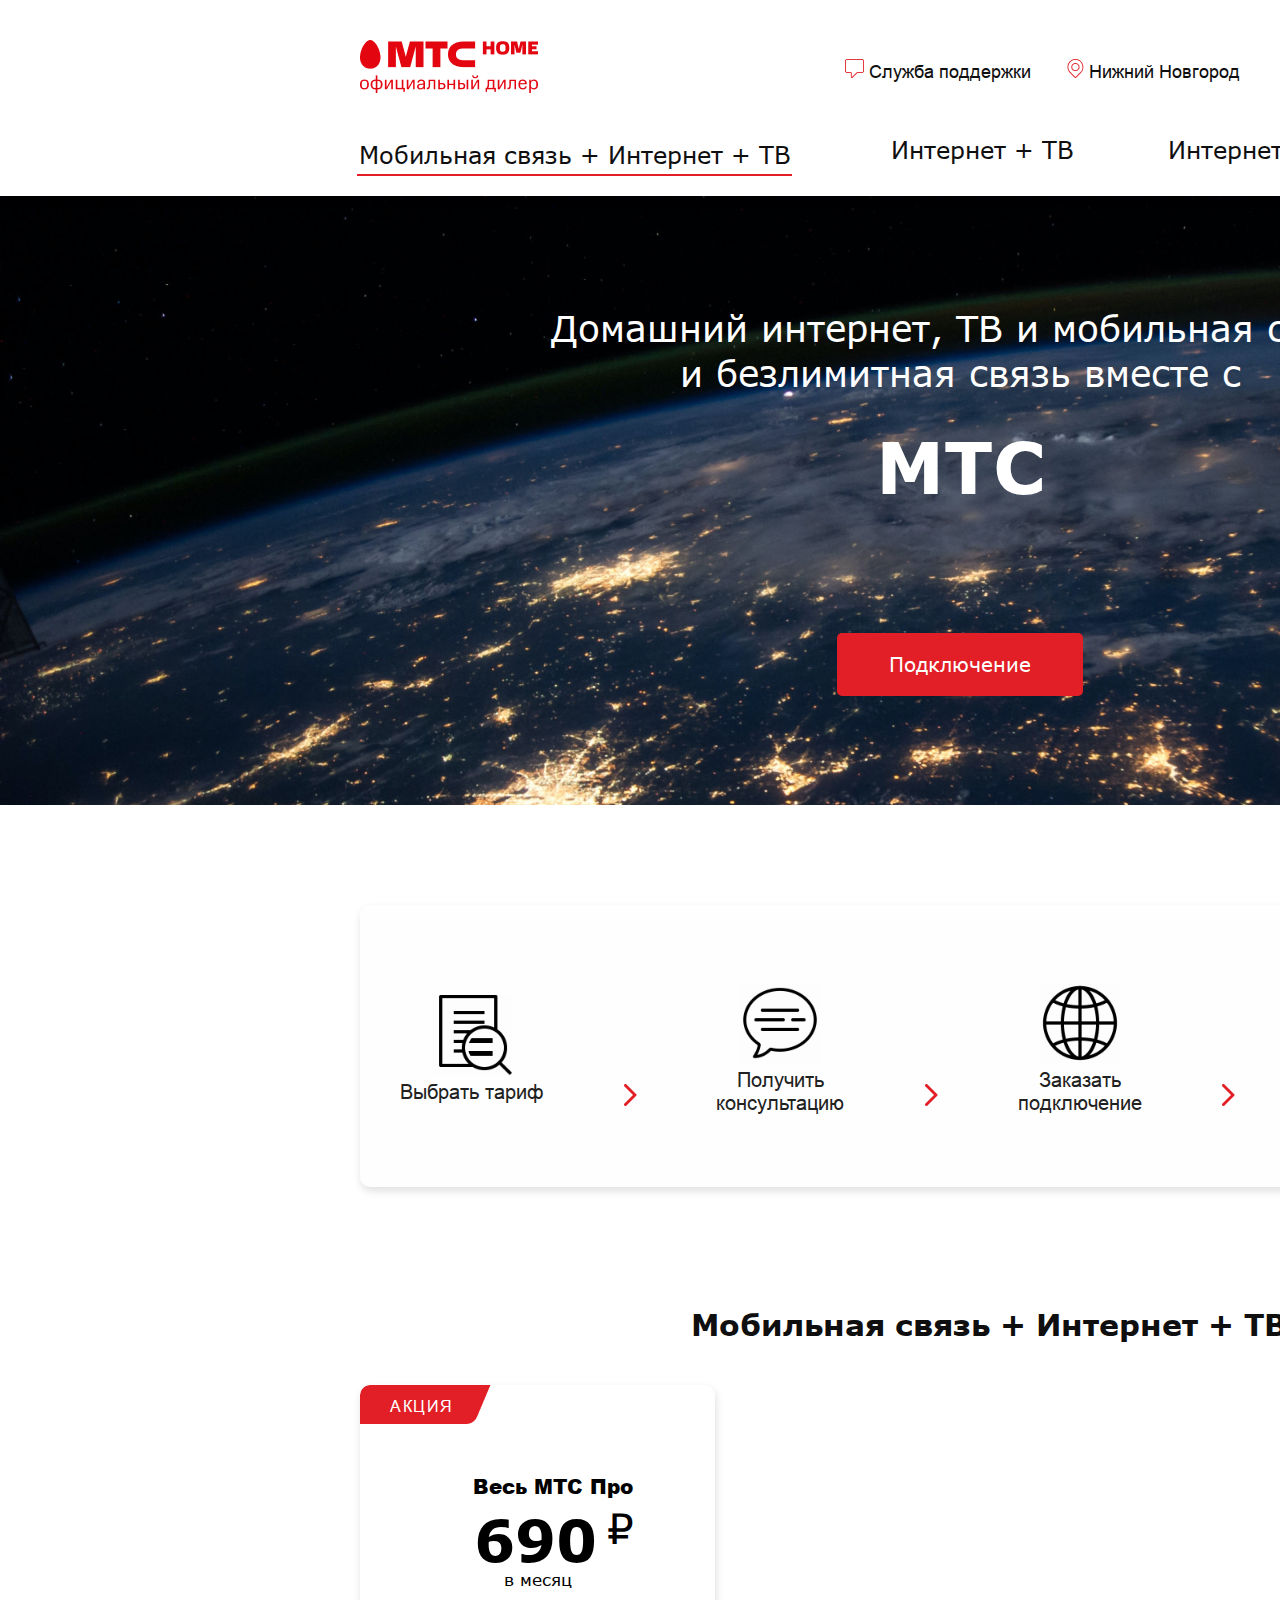
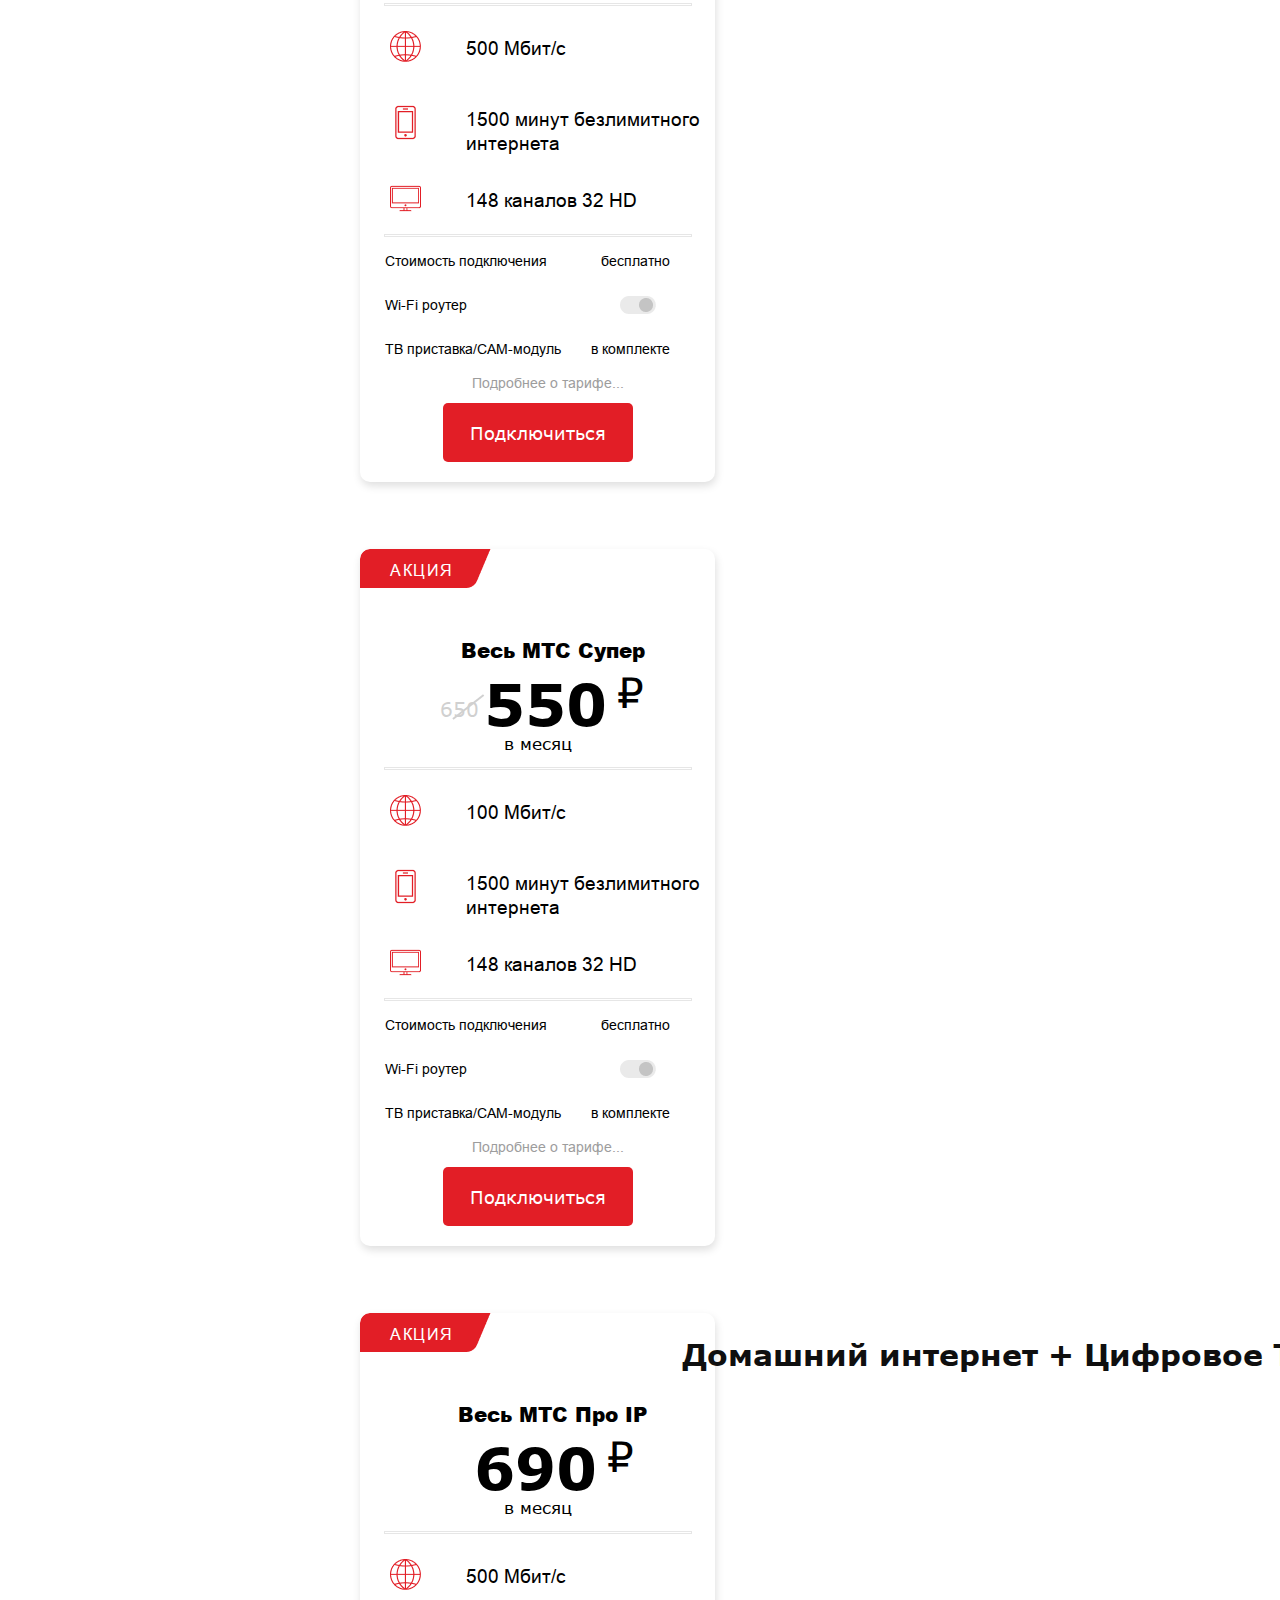
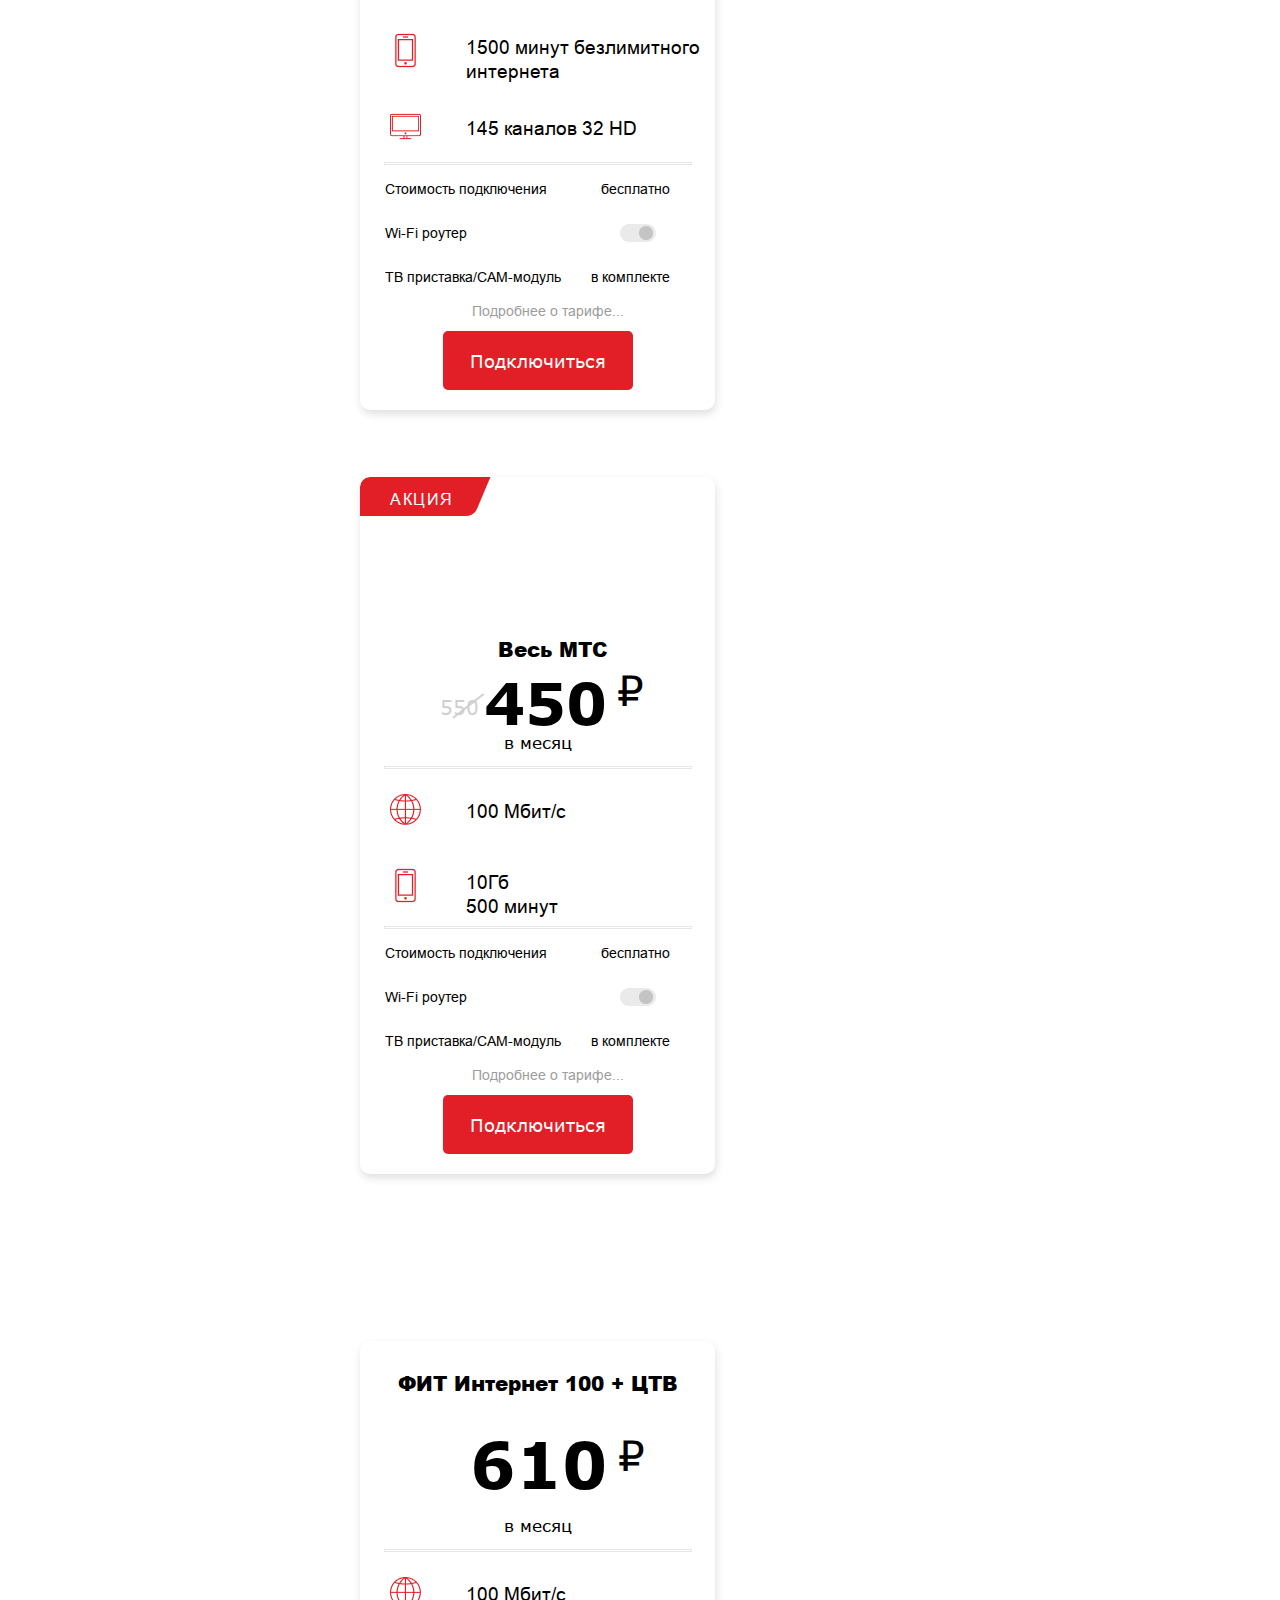
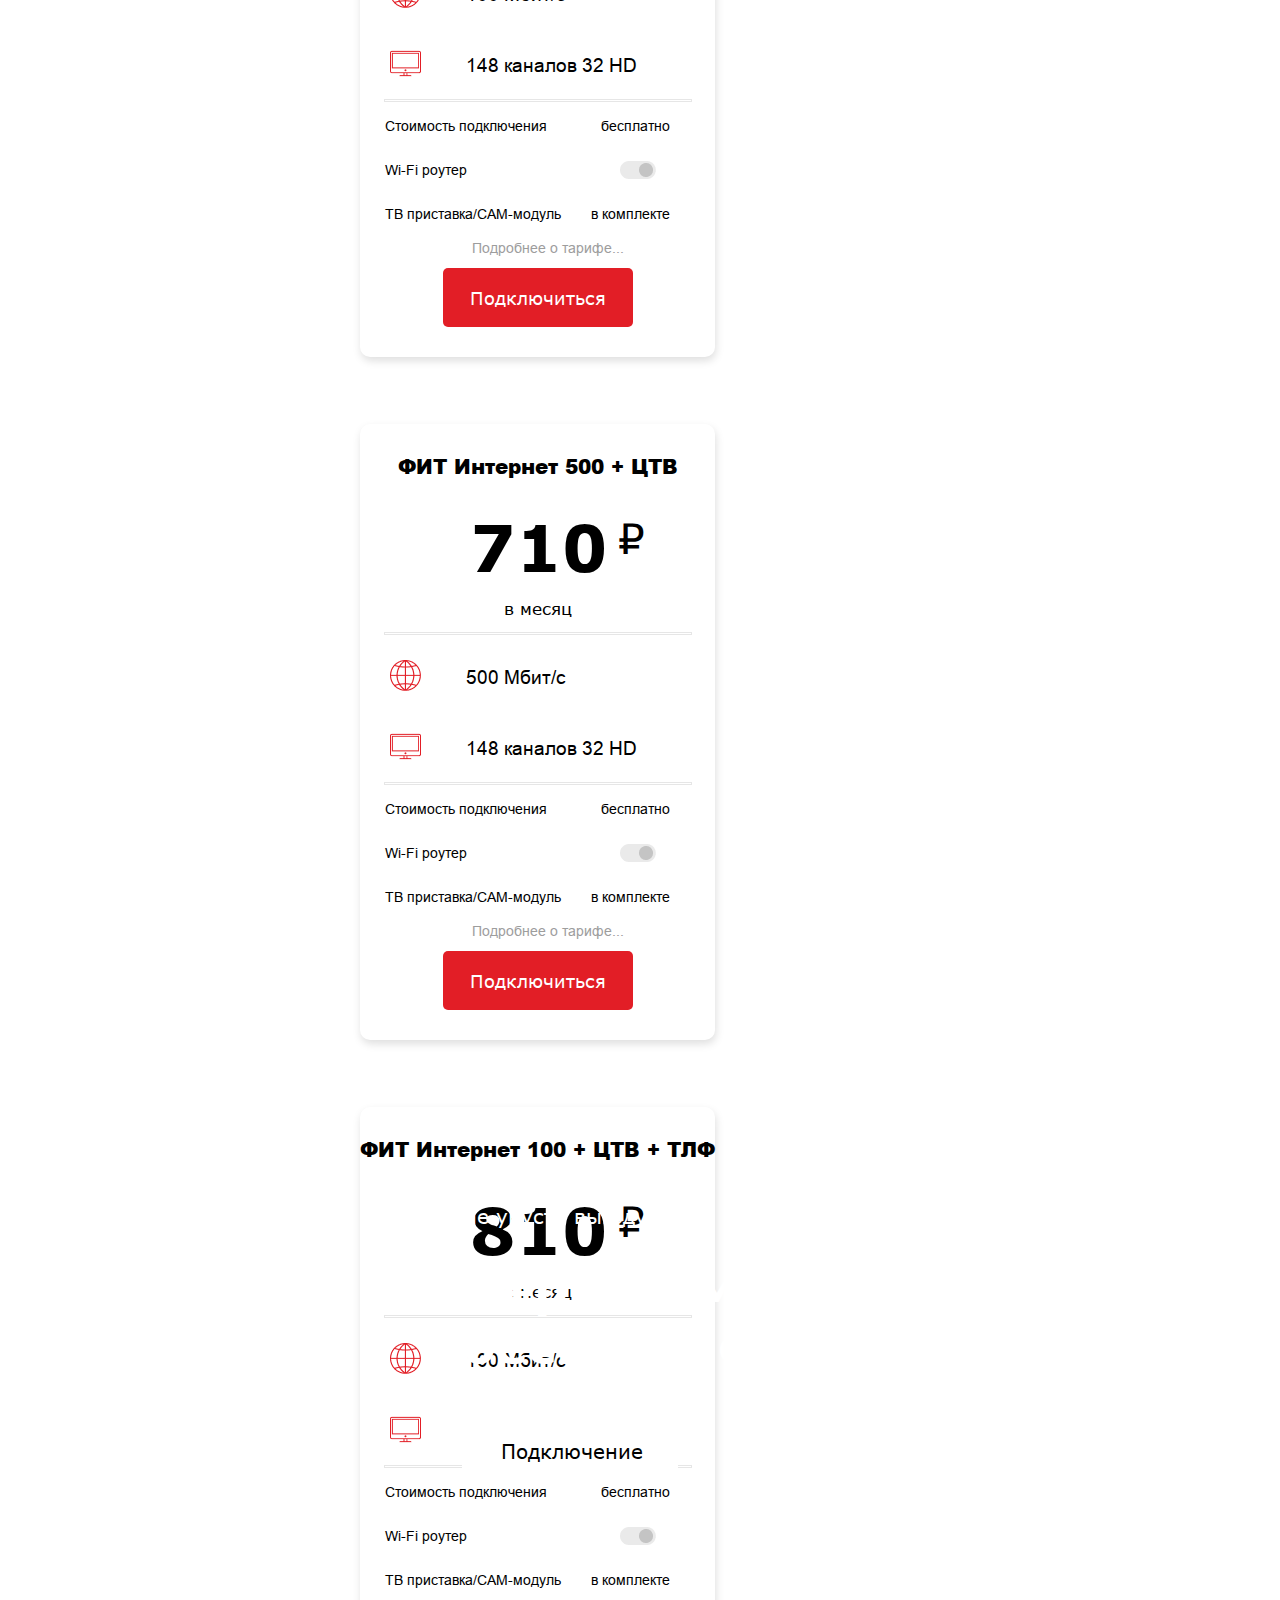
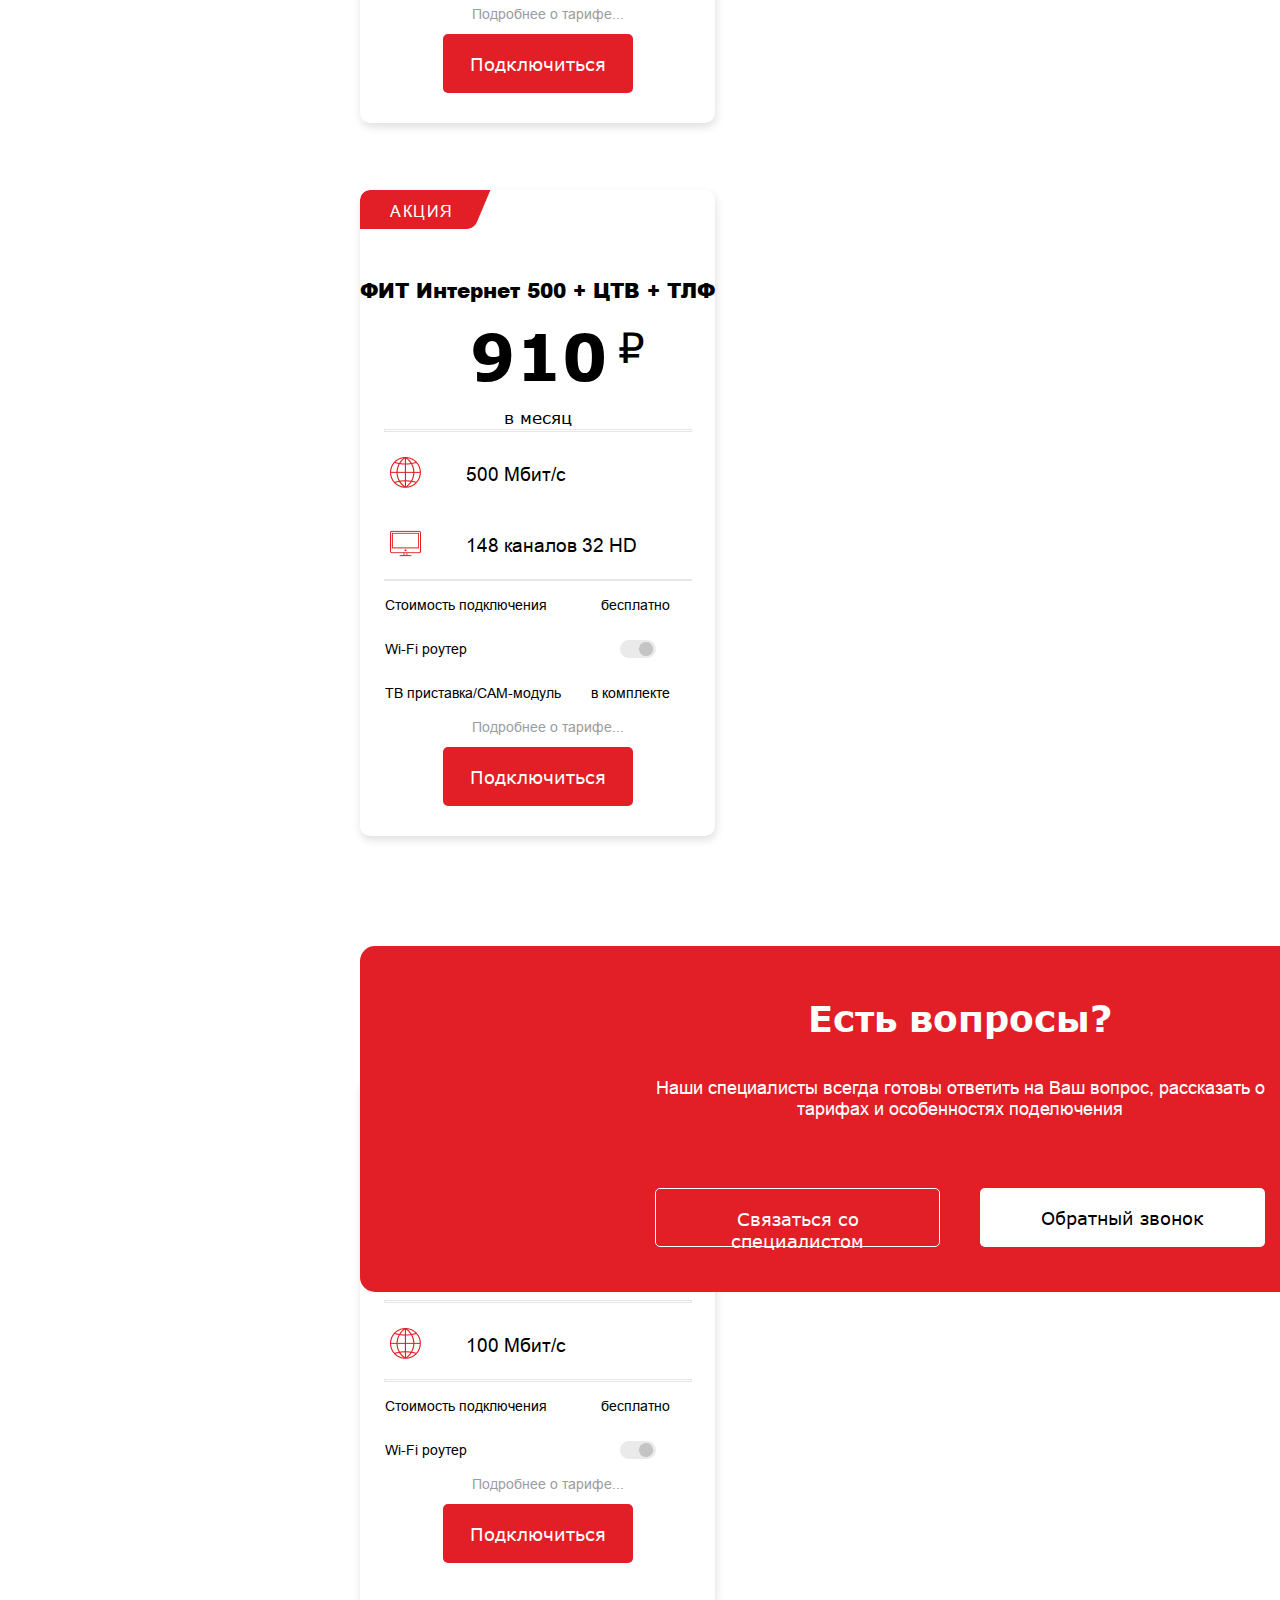
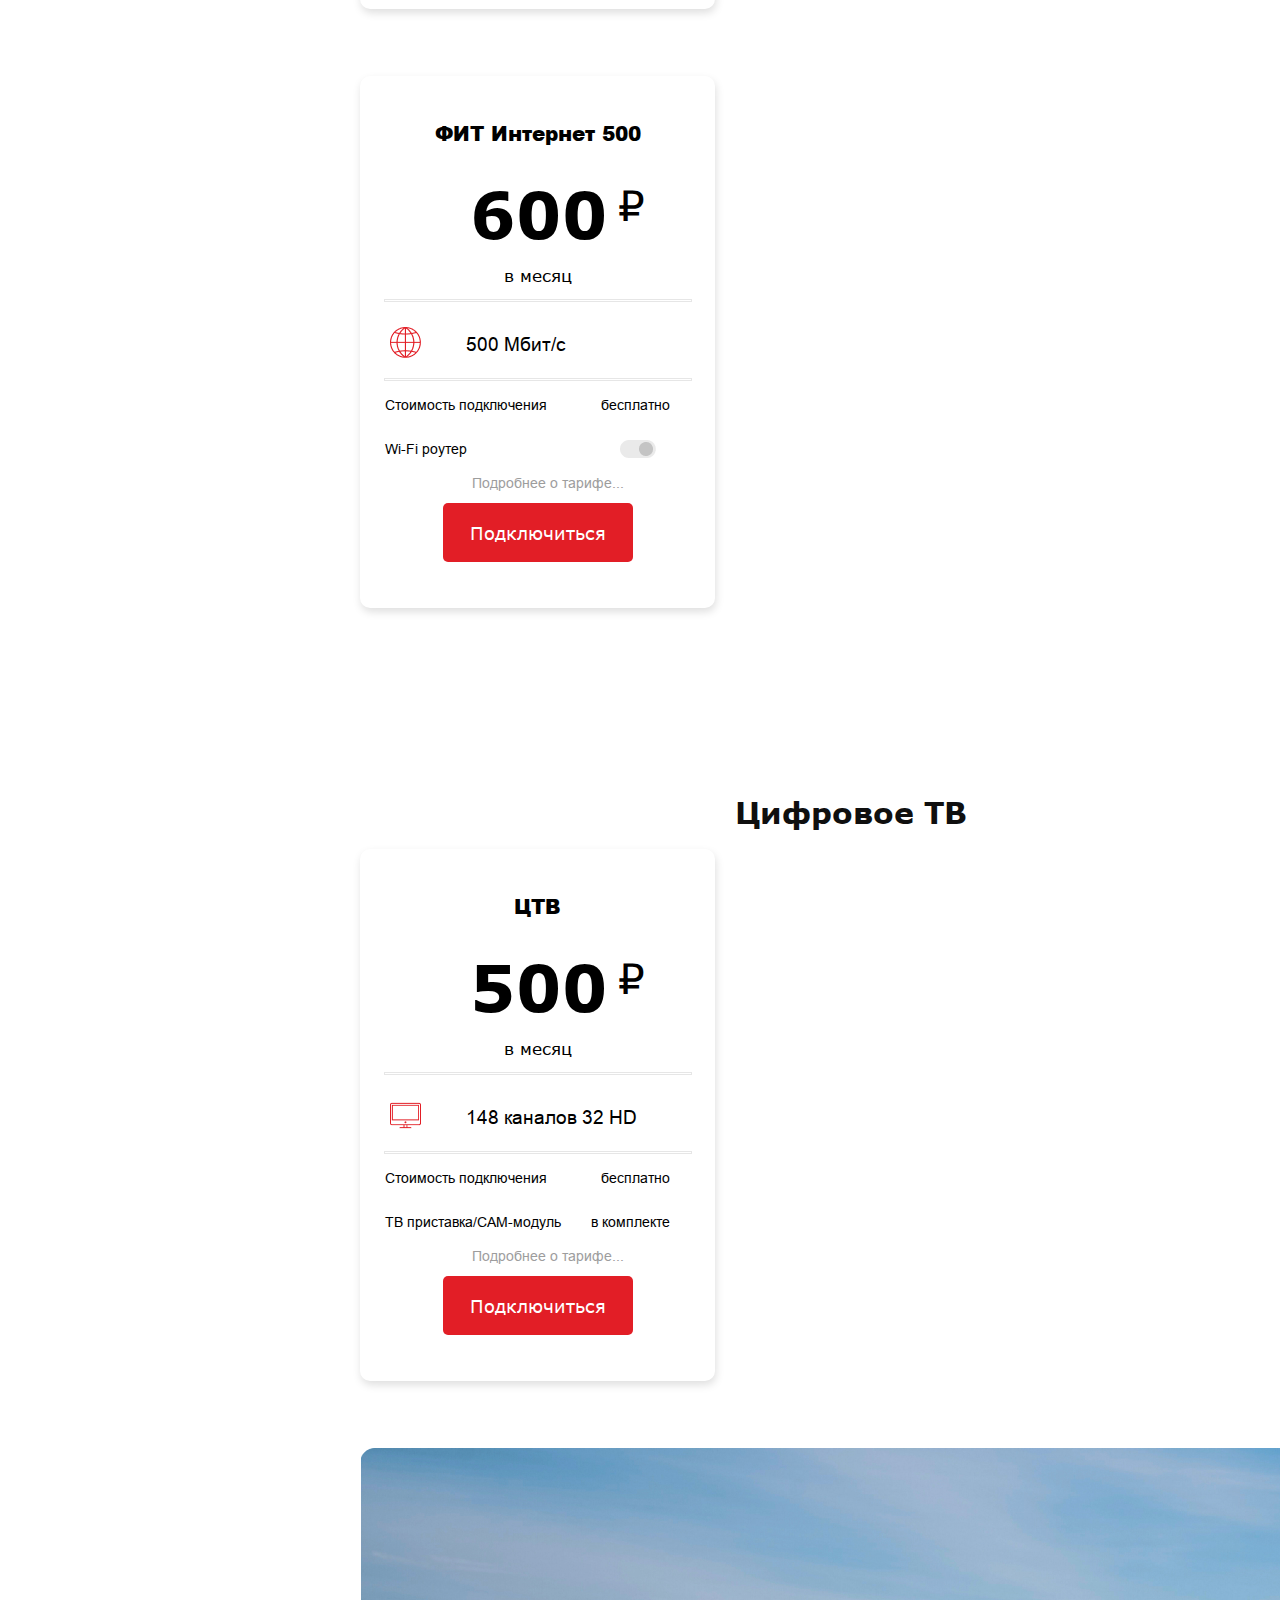
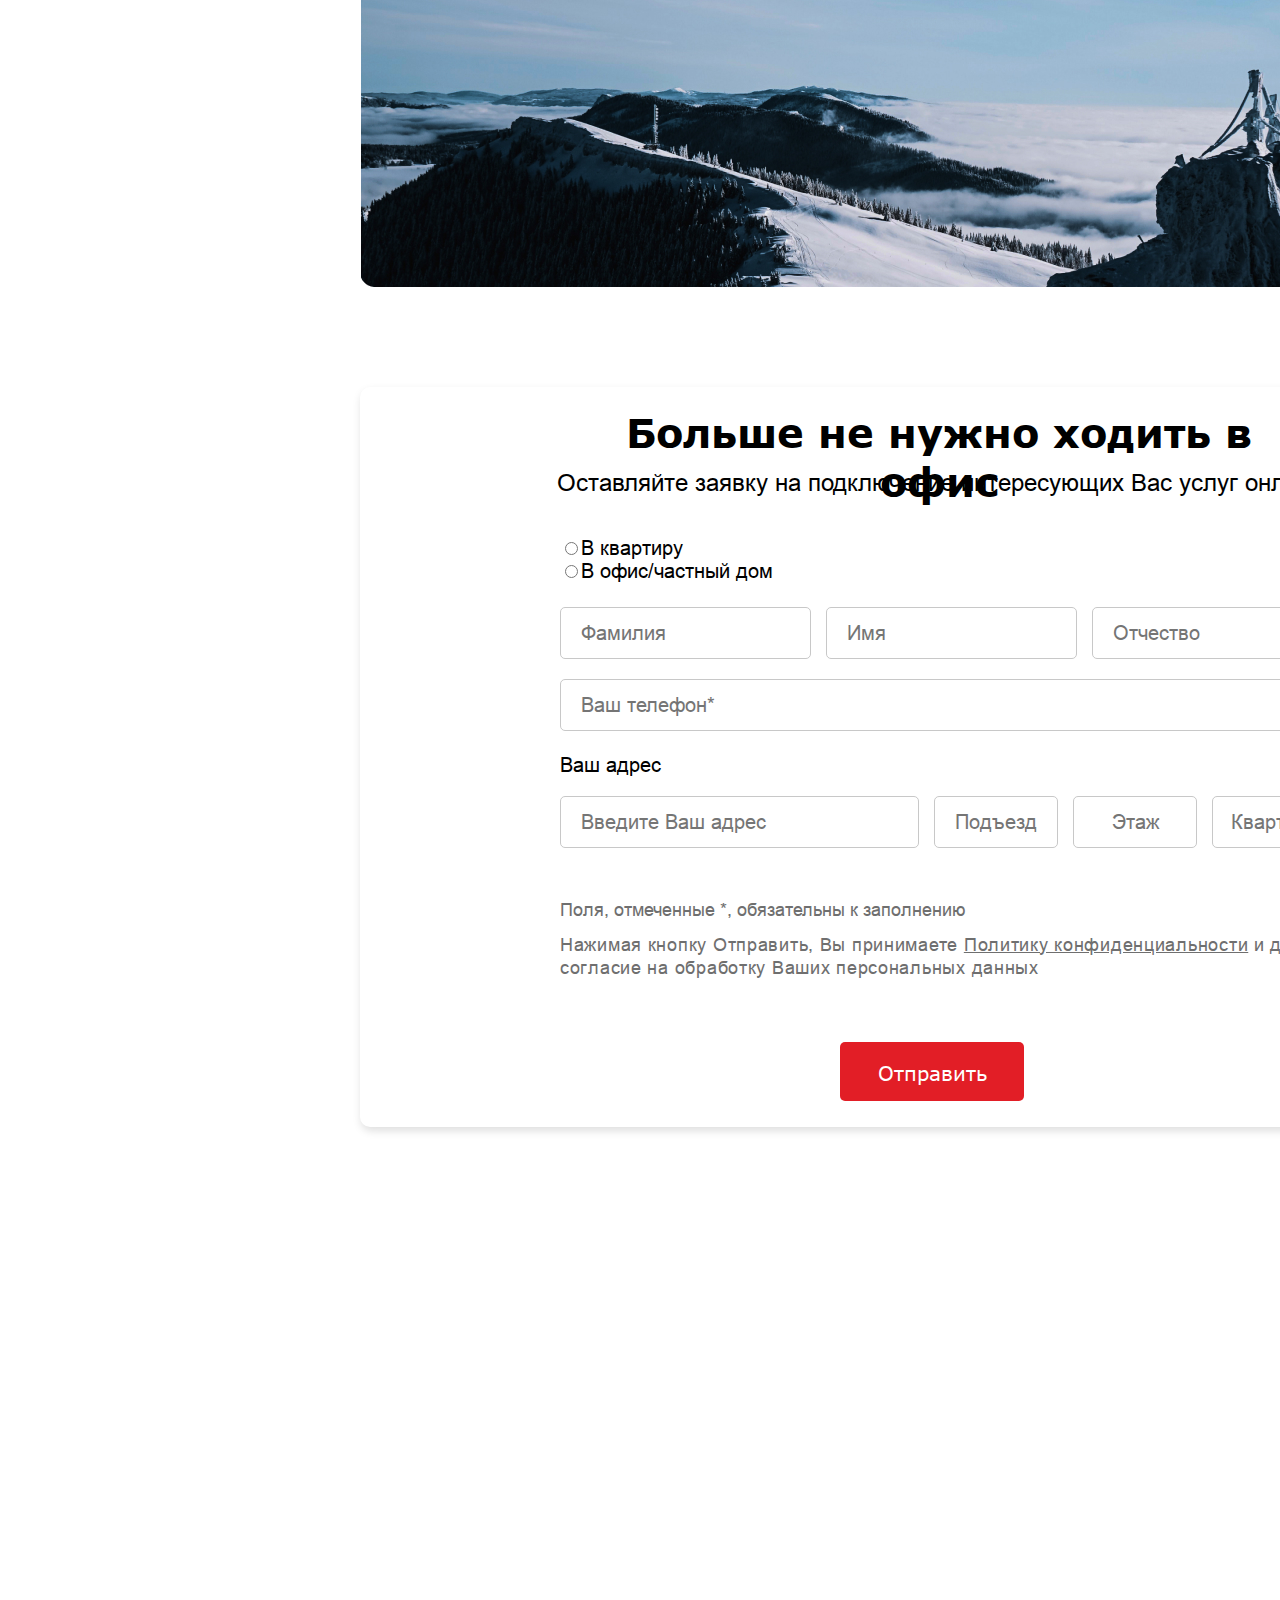
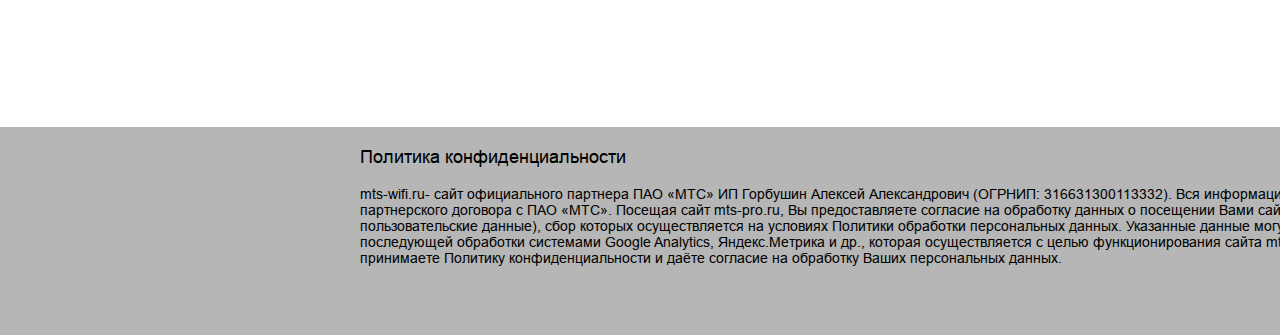
<file: index.html>
<html>
  
 <head>
<meta charset='utf-8'>
<title>Testove zavdannya</title>
<link rel='stylesheet' href='TestStyle.css'>
</head>

<body>
<header>

<div class='logo'><img src='img/Logo.png'> </div>

<div class='layer0'>
<a href='#interes1'><img src='img/Vector.png' hspace='5'>Служба поддержки</a>
<a href='htmlcode/Gorod.html'><img src='img/Group 5.png' hspace='5'>Нижний Новгород</a></div>

<div class='layer1'>
<a class='button' href='#zvonok1'><p>Подключение</p></a></div>


<div class='layer2'>

<a href='#section-3'><p class='line'>Мобильная связь + Интернет + ТВ</p></a>
<a href='#section-4'>Интернет + ТВ</a>
<a href='#section-5'>Интернет</a>
<a href='#section-6'>Цифровое ТВ</a>

</div>
  </header>
 
 <main>
 
 <div class='golovnaimg'><img src='img/backgr.jpg'></div>
 <div class='golovna'>
 <div class='golovnatext'> Домашний интернет, ТВ и мобильная связь<br>и безлимитная связь вместе с<br><h1>МТС</h1></div>
 <div class ='golovnabutton1'><a class='button' href='#zvonok1'><p>Подключение</p></a></div></div>
 
 <div class='golovnamenu'>
 <div class='contg1'><img src='img/list.gif' hspace='5' vspace='5' width='81' height='80'><span class='menuway'>Выбрать тариф</span></div>
 
 <div class='arrowgolovna'><img src='img/Arrow.png'></div>
 
  <div class='contg2'><img src='img/chat-message_200 1.gif' hspace='5' vspace='5'width='80' height='80'><span class='menuway'>Получить<br>консультацию</span></div>
  
   <div class='arrowgolovna'><img src='img/Arrow.png'></div>
   
   <div class='contg3'><img src='img/globe_200 1.gif' hspace='5' vspace='5' width='80' height='80'><span class='menuway'>Заказать<br>подключение</span></div>
   
    <div class='arrowgolovna'><img src='img/Arrow.png'></div>
	
	<div class ='golovnabutton2'><a class='button' href='#zvonok1'><p class='golovnap'>Подключиться</p></a></div>
	</div>
 
 <section id='section-3' class='section-3'>
 
 <p class='sect3'>Мобильная связь + Интернет + ТВ</p>
 
 <div class='card-1'>
 
 <p class='axia'>АКЦИЯ</p>
 <p class='cardstyle-1'>Весь МТС Про<br></p>
 <p class='cardstyle-2'>690<span class='rub'><sup>₽</sup></span></p><br>
 <p class='cardstyle-3'>в месяц</p>
 <hr>

 <div class='cardrazm1'>
 <div class='cardline-1'>
 <img src='img/Union.png' hspace='20' vspace='10' width='31' height='31'>
 <p class='cardstyle-4'>500 Мбит/с</p></div>
 
 <div class='cardline-1'>
 <img src='img/mobile.png' hspace='15' vspace='10' width='41' height='41'>
  <p class='cardstyle-4'>1500 минут безлимитного<br>интернета</p></div>
  
   <div class='cardline-1'>
<img src='img/displ.png' hspace='20' vspace='10' width='31' height='31'><p class='cardstyle-4'>148 каналов 32 HD</p></div></div>


 
 <hr>
 
 <div class='cardrazm2'>
 <div class='cardline-2'> <p class='cardstyle-5left'>Стоимость подключения</p>
 <p class='cardstyle-5right'>бесплатно</p></div>
 
 <div class='cardline-2'><p class='cardstyle-5left'>Wi-Fi роутер</p><div class='cardimg-1'><img src='img/Group 68.png'></div></div>
 
 <div class='cardline-2'><p class='cardstyle-5left'>ТВ приставка/САМ-модуль</p>
 <p class='cardstyle-5right'>в комплекте</p></div></div>
 
 <p class='cardstyle-6'>Подробнее о тарифе...</p>
 
 <div class='cardbutton'>
<a class='buttonc' href='#zayavka1'><p class='buttoncard'>Подключиться</p></a></div>

 </div>
 
 <div class='card-2'>
 
<div class='axia1'><p class='axia'>АКЦИЯ</p></div>
 <p class='cardstyle-7'>Весь МТС Супер<br></p>
 <p class='cardstyle-8'><span class='zacherk'><del><sup>650</sup></del></span>550<span class='rub'><sup>₽</sup></span></p><br>
 <p class='cardstyle-3'>в месяц</p>
 <hr>

 <div class='cardrazm1'>
 <div class='cardline-1'>
 <img src='img/Union.png' hspace='20' vspace='10' width='31' height='31'>
 <p class='cardstyle-4'>100 Мбит/с</p></div>
 
 <div class='cardline-1'>
 <img src='img/mobile.png' hspace='15' vspace='10' width='41' height='41'>
  <p class='cardstyle-4'>1500 минут безлимитного<br>интернета</p></div>
  
   <div class='cardline-1'>
<img src='img/displ.png' hspace='20' vspace='10' width='31' height='31'><p class='cardstyle-4'>148 каналов 32 HD</p></div></div>


 
 <hr>
 
 <div class='cardrazm2'>
 <div class='cardline-2'> <p class='cardstyle-5left'>Стоимость подключения</p>
 <p class='cardstyle-5right'>бесплатно</p></div>
 
 <div class='cardline-2'><p class='cardstyle-5left'>Wi-Fi роутер</p><div class='cardimg-1'><img src='img/Group 68.png'></div></div>
 
 <div class='cardline-2'><p class='cardstyle-5left'>ТВ приставка/САМ-модуль</p>
 <p class='cardstyle-5right'>в комплекте</p></div></div>
 
 <p class='cardstyle-6'>Подробнее о тарифе...</p>
 
 <div class='cardbutton'>
<a class='buttonc' href='#zayavka1'><p class='buttoncard'>Подключиться</p></a></div>

 </div>
 
 
 <div class='card-1'>
 
 <p class='axia'>АКЦИЯ</p>
 <p class='cardstyle-1'>Весь МТС Про IP<br></p>
 <p class='cardstyle-2'>690<span class='rub'><sup>₽</sup></span></p><br>
 <p class='cardstyle-3'>в месяц</p>
 <hr>

 <div class='cardrazm1'>
 <div class='cardline-1'>
 <img src='img/Union.png' hspace='20' vspace='10' width='31' height='31'>
 <p class='cardstyle-4'>500 Мбит/с</p></div>
 
 <div class='cardline-1'>
 <img src='img/mobile.png' hspace='15' vspace='10' width='41' height='41'>
  <p class='cardstyle-4'>1500 минут безлимитного<br>интернета</p></div>
  
   <div class='cardline-1'>
<img src='img/displ.png' hspace='20' vspace='10' width='31' height='31'><p class='cardstyle-4'>145 каналов 32 HD</p></div></div>


 
 <hr>
 
 <div class='cardrazm2'>
 <div class='cardline-2'> <p class='cardstyle-5left'>Стоимость подключения</p>
 <p class='cardstyle-5right'>бесплатно</p></div>
 
 <div class='cardline-2'><p class='cardstyle-5left'>Wi-Fi роутер</p><div class='cardimg-1'><img src='img/Group 68.png'></div></div>
 
 <div class='cardline-2'><p class='cardstyle-5left'>ТВ приставка/САМ-модуль</p>
 <p class='cardstyle-5right'>в комплекте</p></div></div>
 
 <p class='cardstyle-6'>Подробнее о тарифе...</p>
 
 <div class='cardbutton'>
<a class='buttonc' href='#zayavka1'><p class='buttoncard'>Подключиться</p></a></div>

 </div>
 
 
 <div class='card-2'>
 <div class='axia2'><p class='axia'>АКЦИЯ</p></div>
 <p class='cardstyle-7'>Весь МТС<br></p>
 <p class='cardstyle-8'><span class='zacherk'><del><sup>550</sup></del></span>450<span class='rub'><sup>₽</sup></span></p><br>
 <p class='cardstyle-3'>в месяц</p>
 <hr>

 <div class='cardrazm1'>
 <div class='cardline-1'>
 <img src='img/Union.png' hspace='20' vspace='10' width='31' height='31'>
 <p class='cardstyle-4'>100 Мбит/с</p></div>
 
 <div class='cardline-1'>
 <img src='img/mobile.png' hspace='15' vspace='10' width='41' height='41'>
  <p class='cardstyle-4'>10Гб<br>500 минут</p></div>
  
 <hr>
 
 <div class='cardrazm2'>
 <div class='cardline-2'> <p class='cardstyle-5left'>Стоимость подключения</p>
 <p class='cardstyle-5right'>бесплатно</p></div>
 
 <div class='cardline-2'><p class='cardstyle-5left'>Wi-Fi роутер</p><div class='cardimg-1'><img src='img/Group 68.png'></div></div>
 
 <div class='cardline-2'><p class='cardstyle-5left'>ТВ приставка/САМ-модуль</p>
 <p class='cardstyle-5right'>в комплекте</p></div></div>
 
 <p class='cardstyle-6'>Подробнее о тарифе...</p>
 
 <div class='cardbutton'>
<a class='buttonc' href='#zayavka1'><p class='buttoncard'>Подключиться</p></a></div>

 </div>
 </section>
 
 
 
 <section id='section-4' class='section-4'>
 
 <p class='sect4'>Домашний интернет + Цифровое ТВ</p>
 
  <div class='card-3'>
 

 <p class='cardstyle-9'>ФИТ Интернет 100 + ЦТВ</p>
 <p class='cardstyle-10'>610<span class='rub'><sup>₽</sup></span></p>
 <p class='cardstyle-3'>в месяц</p>
 
 <hr>

 <div class='cardrazm1'>
 
 <div class='cardline-1'>
 <img src='img/Union.png' hspace='20' vspace='10' width='31' height='31'>
 <p class='cardstyle-4'>100 Мбит/с</p></div>
 
 <div class='cardline-1'>
<img src='img/displ.png' hspace='20' vspace='10' width='31' height='31'><p class='cardstyle-4'>148 каналов 32 HD</p></div></div>
  
 <hr>
 
 <div class='cardrazm2'>
 
 <div class='cardline-2'> <p class='cardstyle-5left'>Стоимость подключения</p>
 <p class='cardstyle-5right'>бесплатно</p></div>
 
 <div class='cardline-2'><p class='cardstyle-5left'>Wi-Fi роутер</p><div class='cardimg-1'><img src='img/Group 68.png'></div></div>
 
 <div class='cardline-2'><p class='cardstyle-5left'>ТВ приставка/САМ-модуль</p>
 <p class='cardstyle-5right'>в комплекте</p></div></div>
 
 <p class='cardstyle-6'>Подробнее о тарифе...</p>
 
 <div class='cardbutton'>
<a class='buttonc' href='#zayavka-1'><p class='buttoncard'>Подключиться</p></a></div>

 </div>
 
 <div class='card-3'>
 

 <p class='cardstyle-9'>ФИТ Интернет 500 + ЦТВ</p>
 <p class='cardstyle-10'>710<span class='rub'><sup>₽</sup></span></p>
 <p class='cardstyle-3'>в месяц</p>
 
 <hr>

 <div class='cardrazm1'>
 
 <div class='cardline-1'>
 <img src='img/Union.png' hspace='20' vspace='10' width='31' height='31'>
 <p class='cardstyle-4'>500 Мбит/с</p></div>
 
 <div class='cardline-1'>
<img src='img/displ.png' hspace='20' vspace='10' width='31' height='31'><p class='cardstyle-4'>148 каналов 32 HD</p></div></div>
  
 <hr>
 
 <div class='cardrazm2'>
 
 <div class='cardline-2'> <p class='cardstyle-5left'>Стоимость подключения</p>
 <p class='cardstyle-5right'>бесплатно</p></div>
 
 <div class='cardline-2'><p class='cardstyle-5left'>Wi-Fi роутер</p><div class='cardimg-1'><img src='img/Group 68.png'></div></div>
 
 <div class='cardline-2'><p class='cardstyle-5left'>ТВ приставка/САМ-модуль</p>
 <p class='cardstyle-5right'>в комплекте</p></div></div>
 
 <p class='cardstyle-6'>Подробнее о тарифе...</p>
 
 <div class='cardbutton'>
<a class='buttonc' href='#zayavka-1'><p class='buttoncard'>Подключиться</p></a></div>

 </div>
 
 <div class='card-3'>
 

 <p class='cardstyle-9'>ФИТ Интернет 100 + ЦТВ + ТЛФ</p>
 <p class='cardstyle-10'>810<span class='rub'><sup>₽</sup></span></p>
 <p class='cardstyle-3'>в месяц</p>
 
 <hr>

 <div class='cardrazm1'>
 
 <div class='cardline-1'>
 <img src='img/Union.png' hspace='20' vspace='10' width='31' height='31'>
 <p class='cardstyle-4'>100 Мбит/с</p></div>
 
 <div class='cardline-1'>
<img src='img/displ.png' hspace='20' vspace='10' width='31' height='31'><p class='cardstyle-4'>148 каналов 32 HD</p></div></div>
  
 <hr>
 
 <div class='cardrazm2'>
 
 <div class='cardline-2'> <p class='cardstyle-5left'>Стоимость подключения</p>
 <p class='cardstyle-5right'>бесплатно</p></div>
 
 <div class='cardline-2'><p class='cardstyle-5left'>Wi-Fi роутер</p><div class='cardimg-1'><img src='img/Group 68.png'></div></div>
 
 <div class='cardline-2'><p class='cardstyle-5left'>ТВ приставка/САМ-модуль</p>
 <p class='cardstyle-5right'>в комплекте</p></div></div>
 
 <p class='cardstyle-6'>Подробнее о тарифе...</p>
 
 <div class='cardbutton'>
<a class='buttonc' href='#zayavka-1'><p class='buttoncard'>Подключиться</p></a></div>

 </div>
 
 
 <div class='card-4'>
 <div class='axia3'><p class='axia'>АКЦИЯ</p></div>
 <p class='cardstyle-9'>ФИТ Интернет 500 + ЦТВ + ТЛФ<br></p>
 <p class='cardstyle-12'>910<span class='rub'><sup>₽</sup></span></p><br>
 <p class='cardstyle-11'>в месяц</p>
 <hr>

 <div class='cardrazm1'>
 <div class='cardline-1'>
 <img src='img/Union.png' hspace='20' vspace='10' width='31' height='31'>
 <p class='cardstyle-4'>500 Мбит/с</p></div>
 
 <div class='cardline-1'>
<img src='img/displ.png' hspace='20' vspace='10' width='31' height='31'><p class='cardstyle-4'>148 каналов 32 HD</p></div></div>
  
 <hr>
 
 <div class='cardrazm2'>
 <div class='cardline-2'> <p class='cardstyle-5left'>Стоимость подключения</p>
 <p class='cardstyle-5right'>бесплатно</p></div>
 
 <div class='cardline-2'><p class='cardstyle-5left'>Wi-Fi роутер</p><div class='cardimg-1'><img src='img/Group 68.png'></div></div>
 
 <div class='cardline-2'><p class='cardstyle-5left'>ТВ приставка/САМ-модуль</p>
 <p class='cardstyle-5right'>в комплекте</p></div></div>
 
 <p class='cardstyle-6'>Подробнее о тарифе...</p>
 
 <div class='cardbutton'>
<a class='buttonc' href='#zayavka-1'><p class='buttoncard'>Подключиться</p></a></div>

 </div>
  
 </section>
 
 <section id='section-5' class='section-5'>
 
 <p class='sect5'>Домашний интернет</p>
 
 <div class='card-5'>
 

 <p class='cardstyle-9'>ФИТ Интернет 100</p>
 <p class='cardstyle-10'>500<span class='rub'><sup>₽</sup></span></p>
 <p class='cardstyle-3'>в месяц</p>
 
 <hr>

 <div class='cardrazm1'>
 
 <div class='cardline-1'>
 <img src='img/Union.png' hspace='20' vspace='10' width='31' height='31'>
 <p class='cardstyle-4'>100 Мбит/с</p></div></div>
 
  
 <hr>
 
 <div class='cardrazm2'>
 
 <div class='cardline-2'> <p class='cardstyle-5left'>Стоимость подключения</p>
 <p class='cardstyle-5right'>бесплатно</p></div>
 
 <div class='cardline-2'><p class='cardstyle-5left'>Wi-Fi роутер</p><div class='cardimg-1'><img src='img/Group 68.png'></div></div>
 
 
 <p class='cardstyle-6'>Подробнее о тарифе...</p>
 
 <div class='cardbutton'>
<a class='buttonc' href='#zayavka-1'><p class='buttoncard'>Подключиться</p></a></div>

 </div></div>
 
 <div class='card-5'>
 

 <p class='cardstyle-9'>ФИТ Интернет 500</p>
 <p class='cardstyle-10'>600<span class='rub'><sup>₽</sup></span></p>
 <p class='cardstyle-3'>в месяц</p>
 
 <hr>

 <div class='cardrazm1'>
 
 <div class='cardline-1'>
 <img src='img/Union.png' hspace='20' vspace='10' width='31' height='31'>
 <p class='cardstyle-4'>500 Мбит/с</p></div></div>
 
  
 <hr>
 
 <div class='cardrazm2'>
 
 <div class='cardline-2'> <p class='cardstyle-5left'>Стоимость подключения</p>
 <p class='cardstyle-5right'>бесплатно</p></div>
 
 <div class='cardline-2'><p class='cardstyle-5left'>Wi-Fi роутер</p><div class='cardimg-1'><img src='img/Group 68.png'></div></div>
 
 
 <p class='cardstyle-6'>Подробнее о тарифе...</p>
 
 <div class='cardbutton'>
<a class='buttonc' href='#zayavka-1'><p class='buttoncard'>Подключиться</p></a></div>

 </div></div>
 
 </section>
 
 
 <section id='section-6' class='section-6'>
 
 <p class='sect6'>Цифровое ТВ</p>
 
 <div class='card-5'>
 

 <p class='cardstyle-9'>ЦТВ</p>
 <p class='cardstyle-10'>500<span class='rub'><sup>₽</sup></span></p>
 <p class='cardstyle-3'>в месяц</p>
 
 <hr>

 <div class='cardrazm1'>
 
 <div class='cardline-1'>
 <img src='img/displ.png' hspace='20' vspace='10' width='31' height='31'>
 <p class='cardstyle-4'>148 каналов 32 HD</p></div></div>
 
  
 <hr>
 
 <div class='cardrazm2'>
 
 <div class='cardline-2'> <p class='cardstyle-5left'>Стоимость подключения</p>
 <p class='cardstyle-5right'>бесплатно</p></div>
 
 <div class='cardline-2'><p class='cardstyle-5left'>ТВ приставка/САМ-модуль</p>
 <p class='cardstyle-5right'>в комплекте</p></div></div>
 
 
 <p class='cardstyle-6'>Подробнее о тарифе...</p>
 
 <div class='cardbutton'>
<a class='buttonc' href='#zayavka-1'><p class='buttoncard'>Подключиться</p></a></div>

 </div></div>
 
 </section>
 
 
 <div class='1month-img'> <img src='img/month1.jpg' width='1200' height='439' hspace='360'></div>
 
 <div class='1month'>
 
 <div class='1month-text'> <span class='mt-1'>Не упусти выгоду</span>
 <span class='mt-2'>Первый месяц<br>бесплатно</span></div>
 <div class='mt-button'><a class='button-month' href='#zvonok1'><p class='mt-but-text'>Подключение</p></a></div>
 
 </div>
 
 
 
 <div class='forma-1'>

 <p class='form1-tl'>Больше не нужно ходить в офис</p>
 <p class='form1-t2'>Оставляйте заявку на подключение интересующих Вас услуг онлайн</p>
 
 <form>
 
 <div class='form-radio'>
  <input type='radio' name='where' value='flat'>В квартиру<br>
  <input type='radio' name='where' value='office-house'>В офис/частный дом<br>
  </div>
  
  <div class='form-holder'>
  <div class='inp1'><input class='fh-1' type='text' name='surname' placeholder='Фамилия'></div>
  <div class='inp1'><input class='fh-1' type='text' name='name' placeholder='Имя'></div>
 <div class='inp1'><input class='fh-1' type='text' name='middlename' placeholder='Отчество'></div>
 <div class='inp1'><input class='fh-2' type='text' name='phone' placeholder='Ваш телефон*'></div>
 </div>
 
 <p class='form1-tt2'>Ваш адрес</p>
 <div class='form-holder'>
 <div class='inp1'><input class='fh-3' type='text' name='address' placeholder='Введите Ваш адрес'></div>
 <div class='inp1'><input class='fh-4' type='text' name='entrance' placeholder='Подъезд'></div>
 <div class='inp1'><input class='fh-4' type='text' name='floor' placeholder='Этаж'></div>
 <div class='inp1'><input class='fh-4' type='text' name='aprtnumber' placeholder='Квартира'></div>
 </div>
 </form>
 
 <p class='form1-t3'>Поля, отмеченные *, обязательны к заполнению</p>
 <p class='form1-t4'>Нажимая кнопку Отправить, Вы принимаете <u>Политику конфиденциальности</u> и даёте<br>согласие на обработку Ваших персональных данных</p>
 
 <div class ='form1-butn'><a href='#button'><p class='form1-btn1'>Отправить</p></a></div>
 
 </div>
 
 
 <div class='voprosy'>
 
 <p class='text-vopr1'>Есть вопросы?</p>
 <p class='text-vopr2'>Наши специалисты всегда готовы ответить на Ваш вопрос, рассказать о<br>тарифах и особенностях поделючения</p>
 
 <div class='btnvopr'>
  <div class ='butn-voprosy1'><a href='#button'><p class='butn-voprosy11'>Связаться со специалистом</p></a></div>
   <div class ='butn-voprosy2'><a href='#button'><p class='butn-voprosy22'>Обратный звонок</p></a></div>
 </div> </div>
 
 
 <footer>
 
 <p class='footext1'>Политика конфиденциальности</p>
 <p class='footext2'>mts-wifi.ru- сайт официального партнера ПАО «МТС» ИП Горбушин Алексей Александрович (ОГРНИП: 316631300113332). Вся информация на сайте размещена на основании партнерского договора с ПАО «МТС». Посещая сайт mts-pro.ru, Вы предоставляете согласие на обработку данных о посещении Вами сайта mts-pro.ru (данные cookies и иные пользовательские данные), сбор которых осуществляется на условиях Политики обработки персональных данных. Указанные данные могут быть использованы для их последующей обработки системами Google Analytics, Яндекс.Метрика и др., которая осуществляется с целью функционирования сайта mts-pro.ru. Отправляя заявку, Вы принимаете Политику конфиденциальности и даёте согласие на обработку Ваших персональных данных.</p>
 
 </footer>
 
 
 <div id='zvonok1' class='modal'>
 <div class='modal-dialog'>
  <div class='modal-content'>
  
   <div class='modal-header'>
   <a href='index.html'><img src='img/krest.png' height='25' width='25'
   class='closemodal'></a>
   </div>
   <div class='modal-body'>
   <p class='modal-text1'>Для подключения, пожалуйста,<br>позвоните по бесплатному номеру</p>
   <p class='modal-text2'>8 (800) 250-08-90</p>
   <p class='modal-text3'>Для подключения, пожалуйста,<br>позвоните по бесплатному номеру</p>
   </div>
   
   <div class ='zvonokb'><a href='#section-3'><p class='zvonokk-btn'>Заказать обратный звонок</p></a></div>
   
   </div> </div> </div>
</file>
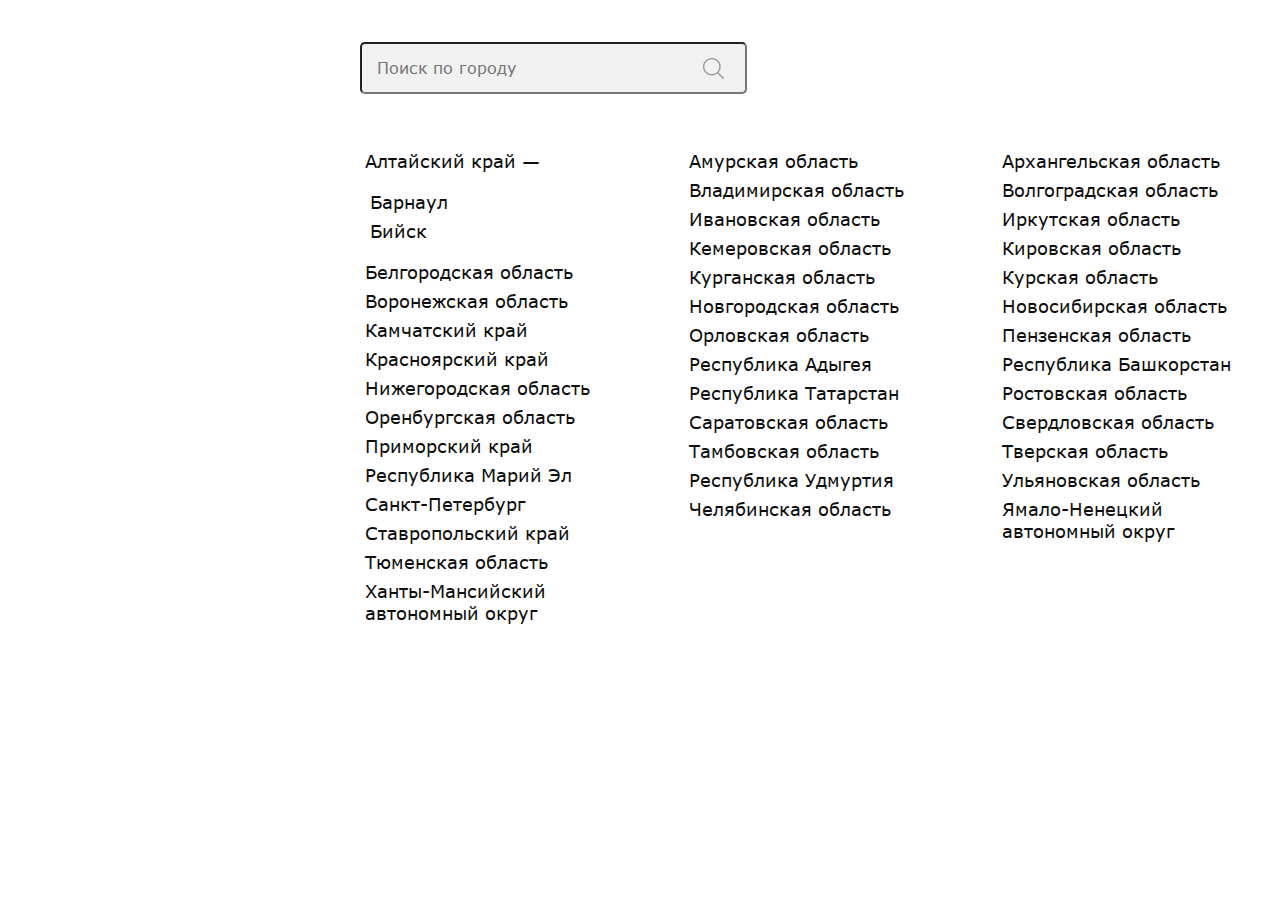
<file: htmlcode/Gorod.html>
<html>
  
<head>
<meta charset='utf-8'>
<title>Goroda</title>
<link rel='stylesheet' href='../TestStyle.css'>
</head>

<body>
<main>
<section id='section-2'>

<div class='backgorod'>

<input class="g1" type="text" placeholder="Поиск по городу">
<a href='../Test.html'><img src='../img/krest.png' vspace='54' class='gornaz'></a> 

<div class='spisokg'>

<div class='gp1'>
<ul>
<li> Алтайский край — </li>

<ul><li> Барнаул </li>
<li> Бийск </li></ul>

<li> Белгородская область </li>
<li> Воронежская область </li>
<li> Камчатский край </li>
<li> Красноярский край </li>
<li> Нижегородская область </li>
<li> Оренбургская область </li>
<li> Приморский край </li>
<li> Республика Марий Эл </li>
<li> Санкт-Петербург </li>
<li> Ставропольский край </li>
<li> Тюменская область </li>
<li> Ханты-Мансийский<br>автономный округ </li>
</ul>
</div>

<div class='gp2'>
<ul>
<li> Амурская область </li>
<li> Владимирская область </li>
<li> Ивановская область </li>
<li> Кемеровская область </li>
<li> Курганская область </li>
<li> Новгородская область </li>
<li> Орловская область </li>
<li> Республика Адыгея </li>
<li> Республика Татарстан </li>
<li> Саратовская область </li>
<li> Тамбовская область </li>
<li> Республика Удмуртия </li>
<li> Челябинская область </li>
</ul>
</div>

<div class='gp3'>
<ul>
<li> Архангельская область </li>
<li> Волгоградская область </li>
<li> Иркутская область </li>
<li> Кировская область </li>
<li> Курская область </li>
<li> Новосибирская область </li>
<li> Пензенская область </li>
<li> Республика Башкорстан </li>
<li> Ростовская область </li>
<li> Свердловская область </li>
<li> Тверская область </li>
<li> Ульяновская область </li>
<li> Ямало-Ненецкий<br>автономный округ </li>
</ul>
</div>

<div class='gp4'>
<ul>
<li> Астраханская область </li>
<li> Вологодская область </li>
<li> Калужская область </li>
<li> Краснодарский край </li>
<li> Ленинградская область </li>
<li> Омская область </li>
<li> Пермский край </li>
<li> Республика Бурятия </li>
<li> Рязанская область </li>
<li> Смоленская область </li>
<li> Тульская область </li>
<li> Хабаровский край </li>
<li> Ярославская область </li>
</ul>
</div>

</div>
</div>
</section>
</file>
<file: TestStyle.css>
body{
	margin:0;
	padding:0;
	box-sizing:border-box;
	font-family:arial;
	font-weight:normal;
	overflow-x:hidden;
	}
	
@font-face{
		font-family: arial;
	src: url(fonts/arial.ttf);
	font-weight:normal;
	font-style:normal;
	}
@font-face{
		font-family: arial;
	src: url(fonts/arialbd.ttf);
	font-weight:bold;
	font-style:normal;
	}
@font-face{
		font-family: arial;
	src: url(fonts/ariblk.ttf);
	font-weight:bold;
	font-style:bold;
	}
@font-face{
		font-family: verdana;
	src: url(fonts/verdana.ttf);
	font-weight:normal;
	font-style:normal;
	}
@font-face{
		font-family: verdana;
	src: url(fonts/verdanab.ttf);
	font-weight:bold;
	font-style:normal;
	}
	
header{
	position: absolute;
	width: 100%;
	height: 196px;
	left: 0px;
	top: 0px;
	background: #FFFFFF;
	box-shadow: 1px 4px 8px rgba(0, 0, 0, 0.13);
	font-family:verdana;
	font-weight:normal;
	}
	
header .logo{ 
	position: absolute;
	width: 178px;
	height: 53px;
	left: 360px;
	top: 40px;
	}
	
header .layer0{
	display: flex;
	flex-direction: row;
	justify-content: space-between;
position: absolute;
width: 400px;
height: 28px;
left: 840px;
top: 59px;
font-family: 'Arial';
font-style: normal;
font-weight: 400;
font-size: 18px;
line-height: 21px;
	}

header .layer1{
	display: flex;
	flex-direction: row;
	justify-content: space-between;
position: absolute;
width: 268px;
height: 63px;
left: 1292px;
top: 42px;
	
}
header .layer2{
	display: flex;
	flex-direction: row;
	justify-content: space-between;
position: absolute;
width: 1185px;
height: 31px;
left: 357px;
top: 135px;
	font-family:Verdana;
font-style: normal;
font-weight: 400;
font-size: 24px;
line-height: 29px;
text-align: center;
color: #0F0F0F;
}

a:link{
	color:#0F0F0F;
	text-decoration: none;
}
a:visited{
	text-decoration: none;
	color:#0F0F0F;
}
a:hover{
	text-decoration: none;
	color:#0F0F0F;
}
a:active{
	text-decoration: none;
	color:#0F0F0F;
}

.button{
	width: 246px;
height: 63px;
left: 1314px;
top: 40px;
background-color: #E21E26;
border-radius: 5px;
text-decoration: none;
}

p{
	margin: 19px 39px;
width: 167px;
height: 24px;
left: 1353px;
top: 59px;
font-family: Verdana;
font-style: normal;
font-weight: 400;
font-size: 20px;
line-height: 24px;
text-align: center;
color: #FFFFFF;
}
.line{
	border-bottom:2px solid #E21E26;
	margin:5px 5px 20px 0px;
	padding-bottom:5px;
	width: 435px;
height: 29px;
color: #0F0F0F;
font-family: 'Verdana';
font-style: normal;
font-weight: 400;
font-size: 24px;
line-height: 29px;
text-align: center;
}

.backgorod{
	width: 100%;
height: 906px;
background: #FFFFFF;
display: flex;
flex-direction: column;
}
.g1{
	padding:10px 15px ;
	position: absolute;
width: 387px;
height: 52px;
left: 360px;
top: 42px;
background: url(img/search.png) no-repeat center right;
background-color: #F1F1F1;
border-radius: 5px;
font-family: Verdana;
font-style: normal;
font-weight: 400;
font-size: 16px;
line-height: 19px;
text-align: left;
color: #979797;
}
.gornaz{
	left: 1530px;
	position: absolute;
}
.spisokg{
	display:flex;
	flex-direction:row;
	justify-content:space-between;
	left: 360px;
	top: 120px;
	width:1196px;
	position: absolute;
}
.gp1, .gp2, .gp3, .gp4{
	font-family: Verdana;
font-style: normal;
font-weight: 400;
font-size: 18px;
line-height: 22px;
color: #0F0F0F;
}
ul{
	list-style-type: none;
	padding: 5px;
}
li{
		margin-top:7px;
	margin-bottom:7px;
	}
	
.golovnaimg{
padding-top: 196px;
width: 1324px;
	}
	.golovna{
		display: flex;
flex-direction: column;
	}
	.golovnatext{
		position: absolute;
width: 1200px;
height: 112px;
left: 360px;
top: 305px;
font-family: Verdana;
font-style: normal;
font-weight: 400;
font-size: 36px;
line-height: 125%;
text-align: center;
color: #FFFFFF;
	}
	h1 .golovnatext{
left: 783px;
top: 390px;
font-family: Verdana;
font-style: normal;
font-weight: 700;
font-size: 150px;
text-align: center;
color: #FFFFFF;
	}
.golovnabutton1{
	position: absolute;
width: 246px;
height: 63px;
left: 837px;
top: 633px;
background: #E21E26;
border-radius: 5px;
}
.golovnamenu{
	padding-left:40px;
	padding-right:40px;
	position: absolute;
width: 1200px;
height: 282px;
left: 360px;
top: 905px;

background: #FEFEFE;
box-shadow: 1px 4px 8px rgba(0, 0, 0, 0.13);
border-radius: 10px;
display:flex;
flex-direction:row;
justify-content:space-between;
align-items:center;
}
.contg1, .contg2, .contg3{
	display: flex;
flex-direction: column;
align-items:center;
text-align:center;
}
.arrowgolovna{
	display: flex;
	flex-direction:row;
	align-self:flex-end;
	padding-bottom: 80px;
}
.golovnabutton2{
width: 285px;
height: 77px;
left: 1235px;
top: 1042px;
background: #E21E26;
border-radius: 5px;
margin-top:50px;
}

.golovnap{
	padding-top:5px;
	padding-left:10px;
	font-family:Verdana;
font-style: normal;
font-weight: 400;
font-size: 24px;
line-height: 29px;
text-align: center;
color: #FFFFFF;
}
.menuway{
	font-family: 'Arial';
font-style: normal;
font-weight: 400;
font-size: 20px;
line-height: 23px;
color: #212121;
}
.sect3{
	position: absolute;
width: 1200px;
height: 36px;
left: 350px;
top: 1287px;

font-family: 'Verdana';
font-style: normal;
font-weight: 700;
font-size: 30px;
line-height: 36px;
text-align: center;

color: #0F0F0F;
}
.section-3{
	
padding-top:580px;
	display:flex;
flex-direction:row;
justify-content:space-between;
flex-wrap:wrap;
margin-left:360px;
margin-right:220px;
}
.card-1, .card-2{
	background-color: #FFFFFF;
	background:url(img/Rectakcia.png) no-repeat;
box-shadow: 1px 4px 8px rgba(0, 0, 0, 0.13);
border-radius: 10px;
position:relative;
width: 355px;
height: 697px;
display:flex;
flex-direction:column;
justify-content:center;
margin-bottom: 67px;
}
	
.axia{
font-family: Arial;
font-style: normal;
font-weight: 500;
font-size: 16px;
line-height: 2px;
letter-spacing: 0.1em;
text-transform: uppercase;
text-align:left;
color: #FFFFFF;
margin:0px 0px 45px 30px;
}
.axia1{
	display:flex;
	align-self:flex-start;
	padding:0px;
	margin:0px 0px 0px 0px;
}
.axia2{
	display:flex;
	align-self:flex-start;
	padding:0px;
	margin:0px 0px 70px 0px;
}
.axia3{
	display:flex;
	align-self:flex-start;
	padding:0px;
	margin:20px 0px 0px 0px;
}
	
.cardstyle-1{
font-family: 'Arial';
font-style: normal;
font-weight: 700;
font-size: 20px;
width: 355px;
text-align: center;
color: #000000;
margin-left:15px;
margin-top:0px;
padding-top:0px;
}
.cardstyle-2{
	font-family: 'Verdana';
font-style: normal;
font-weight: 700;
font-size: 58px;
text-align: center;
color: #000000;
margin-left:110px;
margin-bottom:0px;
margin-top:0px;
}
.rub{
	font-family: 'Verdana';
font-style: normal;
font-weight: 200;
font-size: 50px;
line-height: 20px;
text-align: center;
color: #000000;
margin-left:10px;

}
.cardstyle-3{
	font-family: 'Verdana';
font-style: normal;
font-weight: 400;
font-size: 17px;
line-height: 0px;
text-align: center;
text-transform: lowercase;
color: #000000;
margin-left:94px;
margin-bottom:0px;
}
	hr{
width: 306px;
height: 1px;
border: 1px solid #E6E6E6;
margin-bottom:5px;
margin-top:0px;
	}
	
	.cardline-1, .cardline-2{
		display:flex;
		flex-direction:row;
		padding:10px;
	}

	.cardstyle-4{
font-family: 'Arial';
font-style: normal;
font-weight: 400;
font-size: 19px;
line-height: 24px;
color: #000000;
text-align:left;
width: 236px;
margin: 15px 0px 0px 25px;
	}
		
	.cardstyle-5left{
		width: 220px;
font-family: 'Arial';
font-style: normal;
font-weight: 400;
font-size: 14px;
line-height: 19px;
color: #000000;
text-align:left;
margin-bottom:0px;
margin-top:0px;
	}
	.cardstyle-5right{
		width: 100px;
font-family: 'Arial';
font-style: normal;
font-weight: 400;
font-size: 14px;
line-height: 19px;
text-align: right;
color: #000000;
padding-right:35px;
margin-bottom:0px;
margin-top:0px;
	}
	.cardimg-1{
	width: 35.78px;
height: 18px;
margin-right:35px;
	}
	.cardstyle-5left, .cardstyle-5right, .cardimg-1{
	margin: 0px 0px 0px 15px;
	}
	.cardstyle-6{
	width: 355px;
height: 19px;
font-family: 'Arial';
font-style: normal;
font-weight: 400;
font-size: 14px;
line-height: 19px;
text-align: center;
color: #9D9D9D;
margin: 0px 0px 10px 10px;
	}
	.cardbutton{
		display:flex;
justify-content:center;
	}
	.buttonc{
width: 190px;
height: 59px;
background: #E21E26;
border-radius: 5px;
display:flex;
justify-content:center;
	}
	.buttoncard{
width: 137px;
height: 22px;
font-family: 'Verdana';
font-style: normal;
font-weight: 400;
font-size: 18px;
line-height: 22px;
text-align: center;
color: #FFFFFF;
	}
	.cardstyle-7{
		width: 355px;
		font-family: 'Arial';
font-style: normal;
font-weight: 700;
font-size: 20px;

text-align: center;
color: #000000;
margin-left:15px;
margin-top:0px;
padding-top:0px;
	}
	.zacherk{
		width: 139.02px;
		height: 32px;
		font-family: 'Verdana';
font-style: normal;
font-weight: 400;
font-size: 24px;
line-height: 32px;
text-align: center;
color: #D0D0D0;
margin-right:5px;
	}
	.cardstyle-8{
			font-family: 'Verdana';
font-style: normal;
font-weight: 700;
font-size: 58px;
text-align: center;
color: #000000;
margin-left:80px;
margin-bottom:0px;
margin-top:0px;
	}
	
	del{
		font-size: 24px;
		position: relative;
		color: #D0D0D0;
		text-decoration:none;
	}
		
del:before{
	content:"";
	transform: rotate(-38.11deg);
	width:100%;
	height:50%;
	border-bottom:2px solid #D0D0D0;
position:absolute;
padding-top:13px;
}
		
	.sect4{
		position: absolute;
width: 1200px;
height: 36px;
left: 360px;
top: 2917px;

font-family: 'Verdana';
font-style: normal;
font-weight: 700;
font-size: 30px;
line-height: 36px;
text-align: center;

color: #0F0F0F;
	}
	.section-4{
padding-top:100px;
	display:flex;
flex-direction:row;
justify-content:space-between;
flex-wrap:wrap;
margin-left:360px;
margin-right:220px;
	}
	
.card-3{
	
width: 355px;
height: 616px;
background: #FFFFFF;
box-shadow: 1px 4px 8px rgba(0, 0, 0, 0.13);
border-radius: 10px;
display:flex;
flex-direction:column;
justify-content:center;
margin-bottom: 67px;
}
.cardstyle-9{
	font-family: 'Arial';
font-style: normal;
font-weight: 700;
font-size: 20px;
line-height: 23px;
text-align: center;
color: #000000;
width: 355px;
height: 23px;
margin:0px 0px 10px 0px;
}
.cardstyle-10{
	font-family: 'Verdana';
font-style: normal;
font-weight: 700;
font-size: 64px;
line-height: 86px;
text-align: center;
color: #000000;
	width: 139.02px;
height: 86px;
margin: 15px 0px 0px 110px;
}
.card-4{
	
width: 355px;
height: 616px;
background:url(img/Rectakcia.png) no-repeat;
background-color: #FFFFFF;
box-shadow: 1px 4px 8px rgba(0, 0, 0, 0.13);
border-radius: 10px;
display:flex;
flex-direction:column;
justify-content:center;
margin-bottom: 67px;
padding-bottom:30px;
}
	.cardstyle-11{
	font-family: 'Verdana';
font-style: normal;
font-weight: 400;
font-size: 17px;
line-height: 0px;
text-align: center;
text-transform: lowercase;
color: #000000;
margin:0px 0px 0px 94px;
}
	.cardstyle-12{
	font-family: 'Verdana';
font-style: normal;
font-weight: 700;
font-size: 64px;
line-height: 86px;
text-align: center;
color: #000000;
	width: 139.02px;
height: 86px;
margin: 0px 0px 0px 110px;
	}
	.section-5, .section-6{
padding-top:100px;
	display:flex;
flex-direction:row;
justify-content:flex-start;
flex-wrap:wrap;
margin-left:360px;
margin-right:220px;
	}
	
	.sect5{
	
width: 1200px;
height: 36px;
margin-left: 320px;
top: 4437px;

font-family: 'Verdana';
font-style: normal;
font-weight: 700;
font-size: 30px;
line-height: 36px;
text-align: center;

color: #0F0F0F;
	}
	.card-5{
		display:flex;
flex-direction:column;
justify-content:center;
margin-bottom: 67px;
width: 355px;
height: 532px;
background: #FFFFFF;
box-shadow: 1px 4px 8px rgba(0, 0, 0, 0.13);
border-radius: 10px;
margin-right: 115px;
	}
	.sect6{
width: 1200px;
height: 36px;
margin-left: 320px;
top: 5198px;
font-family: 'Verdana';
font-style: normal;
font-weight: 700;
font-size: 30px;
line-height: 36px;
text-align: center;
color: #0F0F0F;
	}
	
.1month{
	display:flex;
	flex-direction:column;
	justify-content:flex-start;
}
	.1month-img{
position: absolute;
width: 1200px;
height: 439px;
	}
	.mt-1{
		position: absolute;
width: 234px;
height: 15px;
margin-left: 462px;
top: 6000px;

font-family: 'Verdana';
font-style: normal;
font-weight: 400;
font-size: 20px;
line-height: 31px;
color: #FFFFFF;
	}
	.mt-2{
		position: absolute;
width: 434px;
height: 95px;
margin-left: 462px;
top: 6060px;

font-family: 'Verdana';
font-style: normal;
font-weight: 700;
font-size: 48px;
line-height: 56px;
color: #FFFFFF;
	}
	.button-month{
		position: absolute;
width: 216px;
height: 63px;
margin-left: 462px;
top: 6220px;

background: #FFFFFF;
border-radius: 5px;
display:flex;
align-self: center;
	}
		.mt-but-text{
width: 146.63px;
height: 15px;
font-family: 'Verdana';
font-style: normal;
font-weight: 400;
font-size: 20px;
line-height: 24px;
color: #000000;
		}
	
	.forma-1{
		position: relative;
width: 1200px;
height: 740px;
left: 360px;
top: 100px;

background: #FFFFFF;
box-shadow: 1px 4px 8px rgba(0, 0, 0, 0.13);
border-radius: 10px;
display:flex;
justify-content:space-around;
flex-direction:column;
margin:0px;
padding:0px;
	}
	.form1-tl{
		box-sizing: border-box;
width: 758px;
height: 49px;
font-family: 'Verdana';
font-style: normal;
font-weight: 700;
font-size: 40px;
line-height: 49px;
text-align: center;
color: #000000;
margin:15px 200px 0px 200px;
	}
.form1-t2{
box-sizing: border-box;
width: 771px;
height: 28px;
font-family: 'Arial';
font-style: normal;
font-weight: 400;
font-size: 24px;
line-height: 28px;
text-align: center;
color: #000000;
margin:0px 195px;
}
.form1-tt2{
	box-sizing: border-box;
	width: 102px;
height: 23px;
	font-family: 'Arial';
font-style: normal;
font-weight: 400;
font-size: 20px;
line-height: 23px;
text-align: left;
color: #000000;
margin:0px 200px;
margin-bottom:20px;
}
	.form-radio{
		font-family: 'Arial';
font-style: normal;
font-weight: 400;
font-size: 20px;
line-height: 23px;
color: #000000;
margin:25px 200px;
	}
	
	.form-holder{
		box-sizing: border-box;
		display:flex;
		flex-direction:row;
		justify-content:flex-start;
		flex-wrap:wrap;
		margin:2px 200px;
	}
	.inp1{
		padding-right: 15px;
		padding-bottom:20px;
	}
	.fh-1{
		box-sizing: border-box;
		border: 1px solid #C8C8C8;
border-radius: 5px;
width: 251px;
height: 52px;
font-family: 'Arial';
font-style: normal;
font-weight: 400;
font-size: 20px;
line-height: 23px;
text-align: left;
color: #979797;
padding-left:20px;
	}
	.fh-2{
		box-sizing: border-box;
		border: 1px solid #C8C8C8;
border-radius: 5px;
	width: 794px;
height: 52px;
font-family: 'Arial';
font-style: normal;
font-weight: 400;
font-size: 20px;
line-height: 23px;
text-align: left;
color: #979797;
padding-left:20px;
	}
	.fh-3{
		box-sizing: border-box;
		width: 359px;
height: 52px;
border: 1px solid #C8C8C8;
border-radius: 5px;
font-family: 'Arial';
font-style: normal;
font-weight: 400;
font-size: 20px;
line-height: 23px;
text-align: left;
color: #979797;
padding-left:20px;
	}
	.fh-4{
		font-family: 'Arial';
font-style: normal;
font-weight: 400;
font-size: 20px;
line-height: 23px;
text-align: center;
color: #979797;
	box-sizing: border-box;
width: 124px;
height: 52px;
border: 1px solid #C8C8C8;
border-radius: 5px;
	}
	.form1-t3{
		
width: 448px;
height: 21px;
font-family: 'Arial';
font-style: normal;
font-weight: 400;
font-size: 18px;
line-height: 21px;
color: #6F6F6F;
text-align:left;
margin:0px 200px;
padding:0px;

	}
	.form1-t4{	
	
width: 793px;
height: 46px;
font-family: 'Arial';
font-style: normal;
font-weight: 400;
font-size: 18px;
line-height: 23px;
letter-spacing: 0.04em;
color: #6F6F6F;
text-align:left;
margin:0px 200px;
padding-bottom:50px;
	}
	.form1-butn{
width: 184px;
height: 59px;
background: #E21E26;
border-radius: 5px;
display:flex;
justify-content:center;
margin-left:480px;
margin-bottom:20px;
	}
	.form1-btn1{
width: 137px;
height: 24px;
font-family: 'Verdana';
font-style: normal;
font-weight: 400;
font-size: 20px;
line-height: 24px;
text-align: center;
color: #FFFFFF;
	}
	
	.voprosy{
		position: absolute;
width: 1200px;
height: 316px;
left: 360px;
top: 7346px;
background: #E21E26;
border-radius: 15px;
display:flex;
align-items:center;
flex-direction:column;
padding-top:30px;
	}
	.text-vopr1{
		font-family: 'Verdana';
font-style: normal;
font-weight: 700;
font-size: 36px;
line-height: 44px;
text-align: center;
color: #FFFFFF;
width: 304px;
height: 44px;
	}
	.text-vopr2{
		font-family: 'Arial';
font-style: normal;
font-weight: 400;
font-size: 18px;
line-height: 21px;
text-align: center;
color: #FFFFFF;
width: 640px;
height: 42px;
	}
		
		.btnvopr{
			display:flex;
			justify-content:center;
flex-direction:row;
margin-top:50px;
		}
		
		.butn-voprosy1{
			box-sizing: border-box;
width: 285px;
height: 59px;
border: 1px solid #FFFFFF;
border-radius: 5px;
display:flex;
justify-content:center;
margin-right:40px;
		}
		.butn-voprosy11{
width: 258px;
height: 22px;
font-family: 'Verdana';
font-style: normal;
font-weight: 400;
font-size: 18px;
line-height: 22px;
text-align: center;
color: #FFFFFF;
		}
		.butn-voprosy2{
			display:flex;
justify-content:center;
width: 285px;
height: 59px;
background: #FFFFFF;
border-radius: 5px;
		}
		.butn-voprosy22{	
width: 164px;
height: 22px;
font-family: 'Verdana';
font-style: normal;
font-weight: 400;
font-size: 18px;
line-height: 22px;
text-align: center;
color: #000000;
		}
		
		footer{
	position:absolute;
width: 100%;
height: 208px;
background: #B6B6B6;
margin-top:700px;
		}
		.footext1{
			text-align:left;
width: 280px;
height: 21px;
font-family: 'Arial';
font-style: normal;
font-weight: 400;
font-size: 18px;
line-height: 21px;
color: #000000;
margin-left:360px;
		}
		.footext2{
			text-align:left;
width: 1200px;
height: 90px;
font-family: 'Arial';
font-style: normal;
font-weight: 400;
font-size: 14px;
line-height: 16px;
color: #000000;
margin-left:360px;
		}
		
		
		.modal{
			position:fixed;
			top: 0;
    right: 0;
    bottom: 0;
    left: 0;
	opacity: 0;
	z-index:1000;
	background: rgba(0,0,0,0.5);
	transition: opacity 200ms ease-in;
	pointer-events: none;
	margin: 0;
    padding: 0;
		}
		.modal:target{
			opacity:1;
			pointer-events: auto;
		}
		.modal-dialog{
			position:relative;
			margin:10px;
			width:427px; /*auto*/
			height: 321px;/*none*/
		
		}
		
		@media (min-width: 576px) {
			.modal-dialog {
      max-width: 500px;
      margin: 30px auto;
		}
		}
		
		.modal-content{
			position:relative;
			display:flex;
			flex-direction:column;
			align-items:center;
			
			background: #FFFFFF;
border-radius: 10px;
outline: 0;
		}
		
		@media (min-width: 768px) {
  .modal-content {
      box-shadow: 0 5px 15px rgba(0,0,0,.5);
	  }
	  }

.modal-header{
	display:flex;
	flex-direction:row;
	justify-content:flex-end;
	padding:15px;
}
.closemodal{
	left: 382px;
	position: absolute;
}
.modal-body{
	display:flex;
	flex-direction:column;
	align-items:center;
	padding: 15px;
}
.modal-text1{
	
width: 344px;
height: 42px;
font-family: 'Arial';
font-style: normal;
font-weight: 400;
font-size: 18px;
line-height: 21px;
text-align: center;
color: #000000;
}
.modal-text2{
	
width: 296px;
height: 34px;
font-family: 'Verdana';
font-style: normal;
font-weight: 700;
font-size: 28px;
line-height: 34px;
text-align: center;
color: #000000;
}
.modal-text3{
	
width: 272px;
height: 32px;
font-family: 'Arial';
font-style: normal;
font-weight: 400;
font-size: 14px;
line-height: 16px;
text-align: center;
color: #000000;
}

.zvonokb{
	position: relative;
width: 303px;
height: 63px;

background: #E21E26;
border-radius: 5px;
display:flex;
justify-content:center;
margin-bottom:20px;
}

.zvonokk-btn{
width: 259px;
height: 22px;

font-family: 'Verdana';
font-style: normal;
font-weight: 400;
font-size: 18px;
line-height: 22px;
text-align: center;
color: #FFFFFF;
}
</file>
